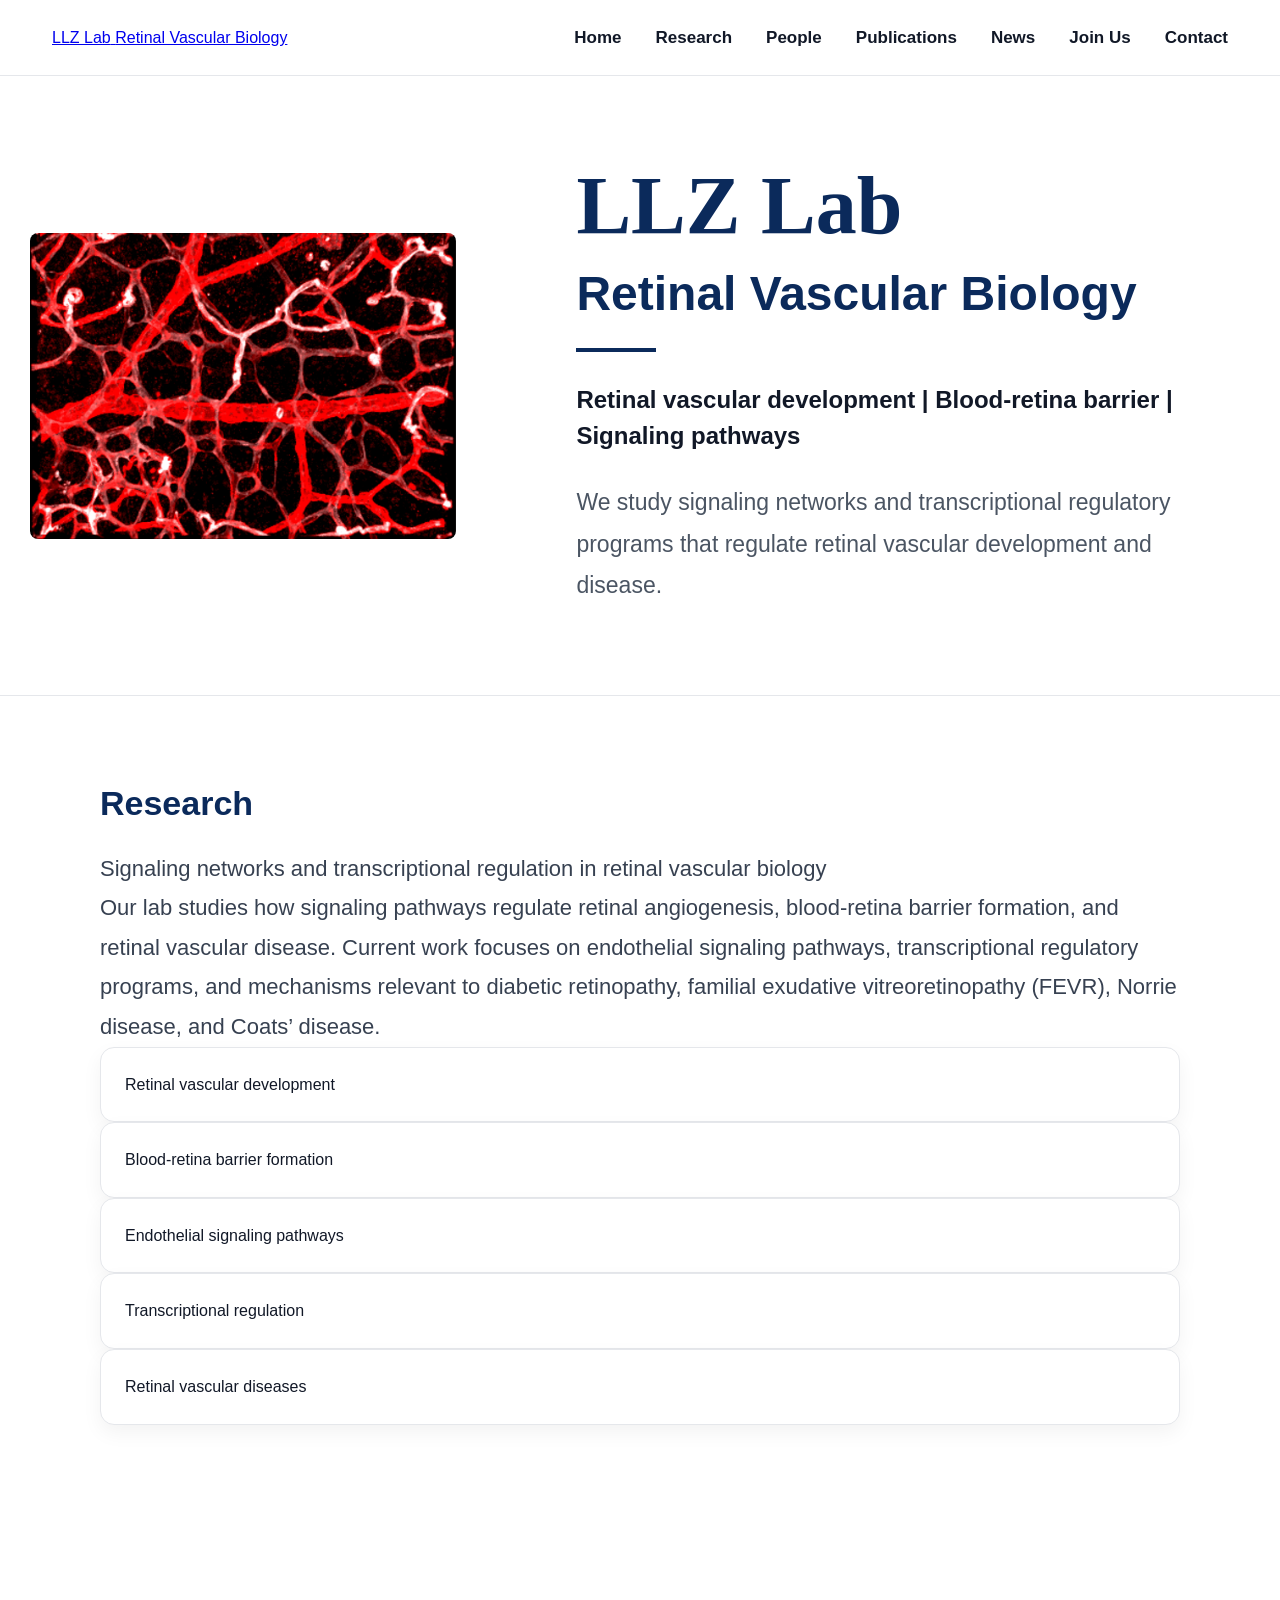
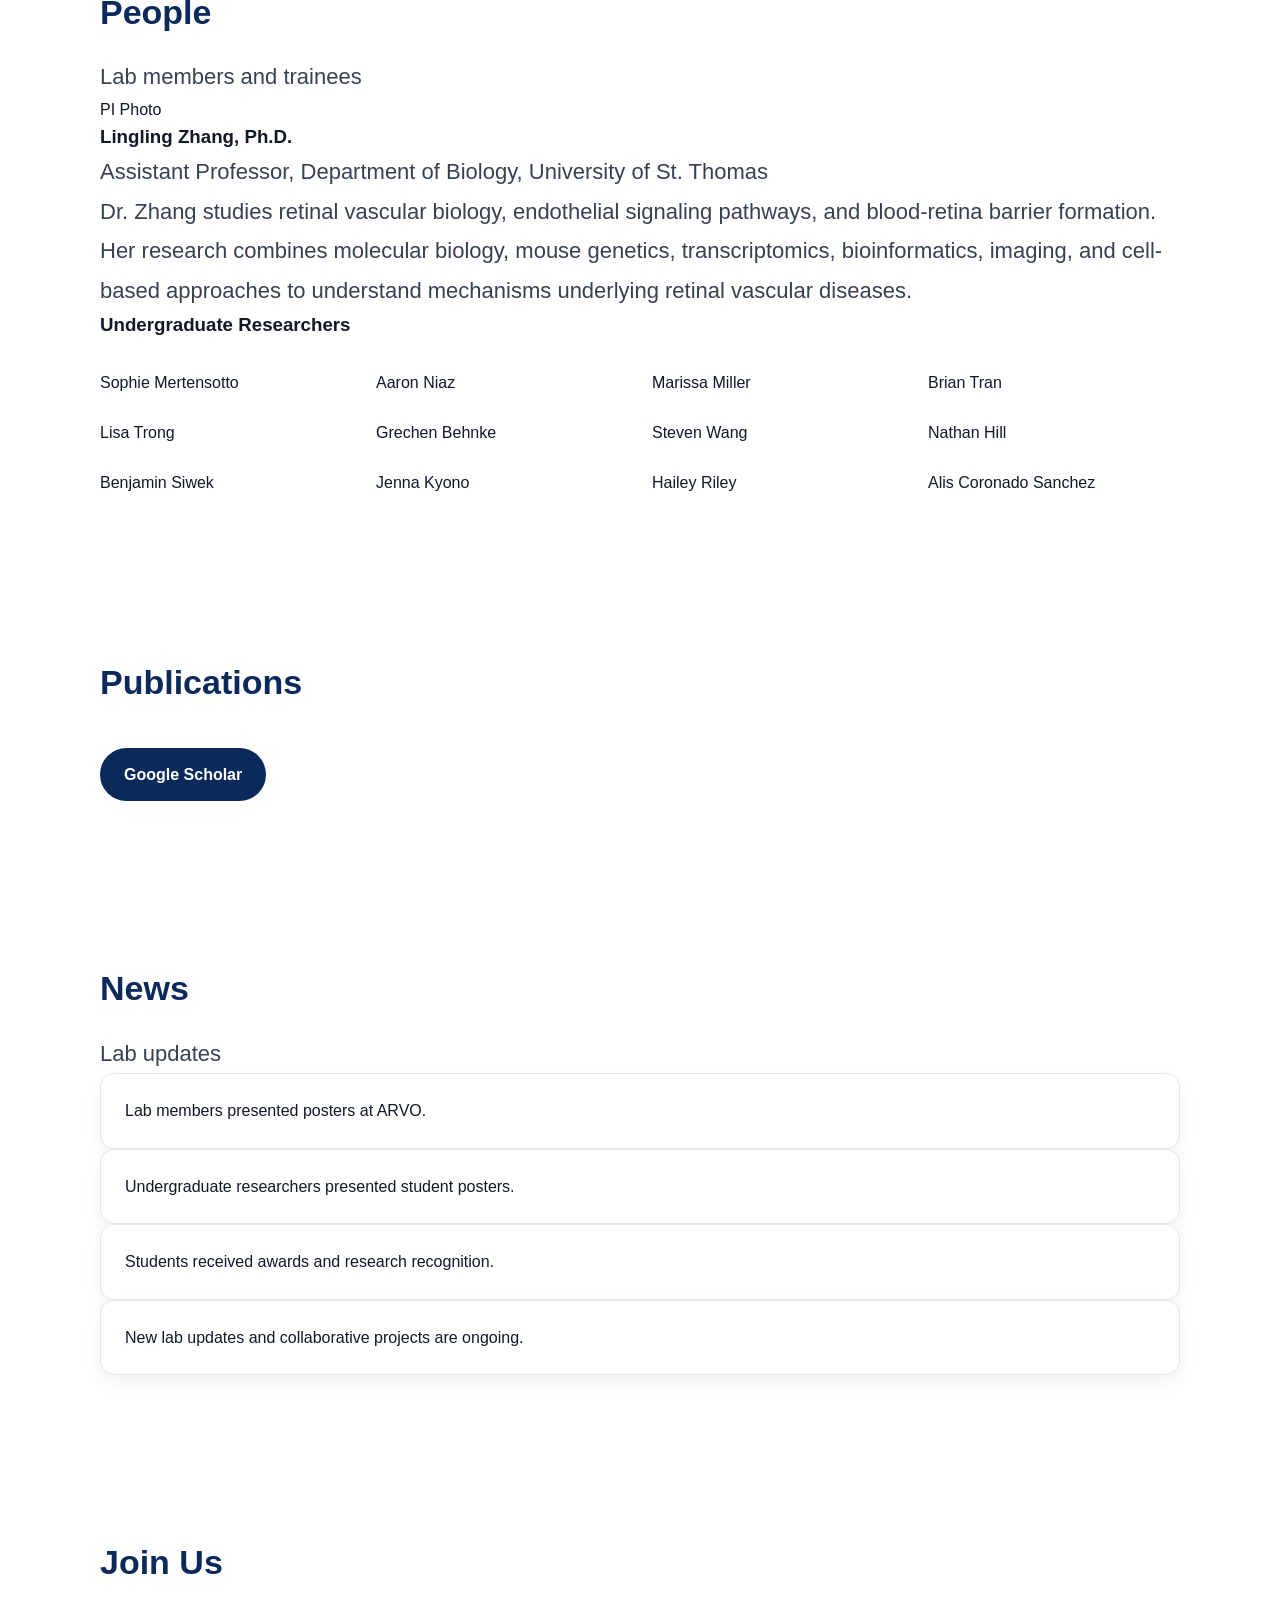
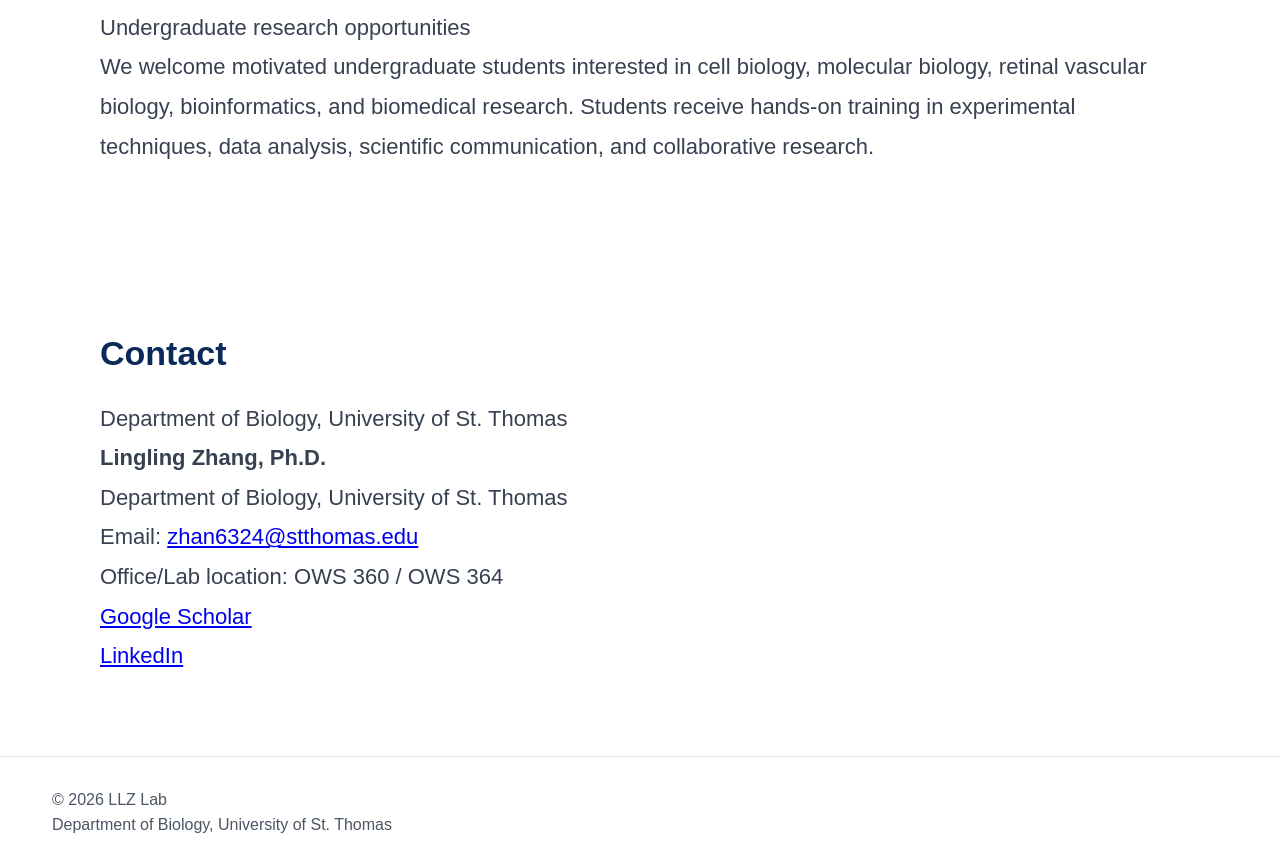
<file: index.html>
<!DOCTYPE html>
<html lang="en">
<head>
  <meta charset="UTF-8" />
  <meta name="viewport" content="width=device-width, initial-scale=1.0" />
  <title>LLZ Lab | Retinal Vascular Biology</title>
  <meta name="description" content="LLZ Lab studies retinal vascular development, blood-retina barrier formation, and signaling pathways regulating retinal vascular diseases." />
  <link rel="stylesheet" href="style.css" />
</head>
<body>
  <header class="site-header">
    <a class="brand" href="#home" aria-label="LLZ Lab home">
      <span class="brand-title">LLZ Lab</span>
      <span class="brand-subtitle">Retinal Vascular Biology</span>
    </a>
    <nav class="nav" aria-label="Main navigation">
      <a href="#home">Home</a>
      <a href="#research">Research</a>
      <a href="#people">People</a>
      <a href="#publications">Publications</a>
      <a href="#news">News</a>
      <a href="#join">Join Us</a>
      <a href="#contact">Contact</a>
    </nav>
  </header>

  <main>
    <section id="home" class="hero">
      <div class="hero-image-wrap">
        <img src="retinal-vascular-image.png" alt="Retinal vascular imaging" class="hero-image" />
      </div>
      <div class="hero-content">
        <p class="eyebrow">University of St. Thomas</p>
        <h1>LLZ Lab</h1>
        <h2>Retinal Vascular Biology</h2>
        <div class="rule"></div>
        <p class="tagline">Retinal vascular development | Blood-retina barrier | Signaling pathways</p>
        <p class="mission">We study signaling networks and transcriptional regulatory programs that regulate retinal vascular development and disease.</p>
      </div>
    </section>

    <section id="research" class="section">
      <div class="section-header">
        <h2>Research</h2>
        <p>Signaling networks and transcriptional regulation in retinal vascular biology</p>
      </div>
      <p class="section-text">Our lab studies how signaling pathways regulate retinal angiogenesis, blood-retina barrier formation, and retinal vascular disease. Current work focuses on endothelial signaling pathways, transcriptional regulatory programs, and mechanisms relevant to diabetic retinopathy, familial exudative vitreoretinopathy (FEVR), Norrie disease, and Coats’ disease.</p>
      <div class="cards two-col">
        <article class="card">Retinal vascular development</article>
        <article class="card">Blood-retina barrier formation</article>
        <article class="card">Endothelial signaling pathways</article>
        <article class="card">Transcriptional regulation</article>
        <article class="card">Retinal vascular diseases</article>
      </div>
    </section>

    <section id="people" class="section alt">
      <div class="section-header">
        <h2>People</h2>
        <p>Lab members and trainees</p>
      </div>
      <article class="pi-card">
        <div class="photo-placeholder">PI Photo</div>
        <div>
          <h3>Lingling Zhang, Ph.D.</h3>
          <p class="role">Assistant Professor, Department of Biology, University of St. Thomas</p>
          <p>Dr. Zhang studies retinal vascular biology, endothelial signaling pathways, and blood-retina barrier formation. Her research combines molecular biology, mouse genetics, transcriptomics, bioinformatics, imaging, and cell-based approaches to understand mechanisms underlying retinal vascular diseases.</p>
        </div>
      </article>
      <h3 class="subsection-title">Undergraduate Researchers</h3>
      <div class="people-grid">
        <div class="person">Sophie Mertensotto</div>
        <div class="person">Aaron Niaz</div>
        <div class="person">Marissa Miller</div>
        <div class="person">Brian Tran</div>
        <div class="person">Lisa Trong</div>
        <div class="person">Grechen Behnke</div>
        <div class="person">Steven Wang</div>
        <div class="person">Nathan Hill</div>
        <div class="person">Benjamin Siwek</div>
        <div class="person">Jenna Kyono</div>
        <div class="person">Hailey Riley</div>
        <div class="person">Alis Coronado Sanchez</div>
      </div>
    </section>

    <section id="publications" class="section">
      <div class="section-header">
        <h2>Publications</h2>
      </div>
      <a class="button" href="https://scholar.google.com/citations?user=-zM5AM4AAAAJ&hl=en" target="_blank" rel="noopener noreferrer">Google Scholar</a>
    </section>

    <section id="news" class="section alt">
      <div class="section-header">
        <h2>News</h2>
        <p>Lab updates</p>
      </div>
      <div class="cards two-col">
        <article class="card">Lab members presented posters at ARVO.</article>
        <article class="card">Undergraduate researchers presented student posters.</article>
        <article class="card">Students received awards and research recognition.</article>
        <article class="card">New lab updates and collaborative projects are ongoing.</article>
      </div>
    </section>

    <section id="join" class="section">
      <div class="section-header">
        <h2>Join Us</h2>
        <p>Undergraduate research opportunities</p>
      </div>
      <p class="section-text">We welcome motivated undergraduate students interested in cell biology, molecular biology, retinal vascular biology, bioinformatics, and biomedical research. Students receive hands-on training in experimental techniques, data analysis, scientific communication, and collaborative research.</p>
    </section>

    <section id="contact" class="section contact-section">
      <div class="section-header">
        <h2>Contact</h2>
        <p>Department of Biology, University of St. Thomas</p>
      </div>
      <div class="contact-box">
        <p><strong>Lingling Zhang, Ph.D.</strong></p>
        <p>Department of Biology, University of St. Thomas</p>
        <p>Email: <a href="mailto:zhan6324@stthomas.edu">zhan6324@stthomas.edu</a></p>
        <p>Office/Lab location: OWS 360 / OWS 364</p>
        <p><a href="https://scholar.google.com/citations?user=-zM5AM4AAAAJ&hl=en" target="_blank" rel="noopener noreferrer">Google Scholar</a></p>
        <p><a href="https://www.linkedin.com/in/lingling-zhang-99877634/" target="_blank" rel="noopener noreferrer">LinkedIn</a></p>
      </div>
    </section>
  </main>

  <footer class="footer">
    <p>© 2026 LLZ Lab</p>
    <p>Department of Biology, University of St. Thomas</p>
  </footer>
</body>
</html>
</file>
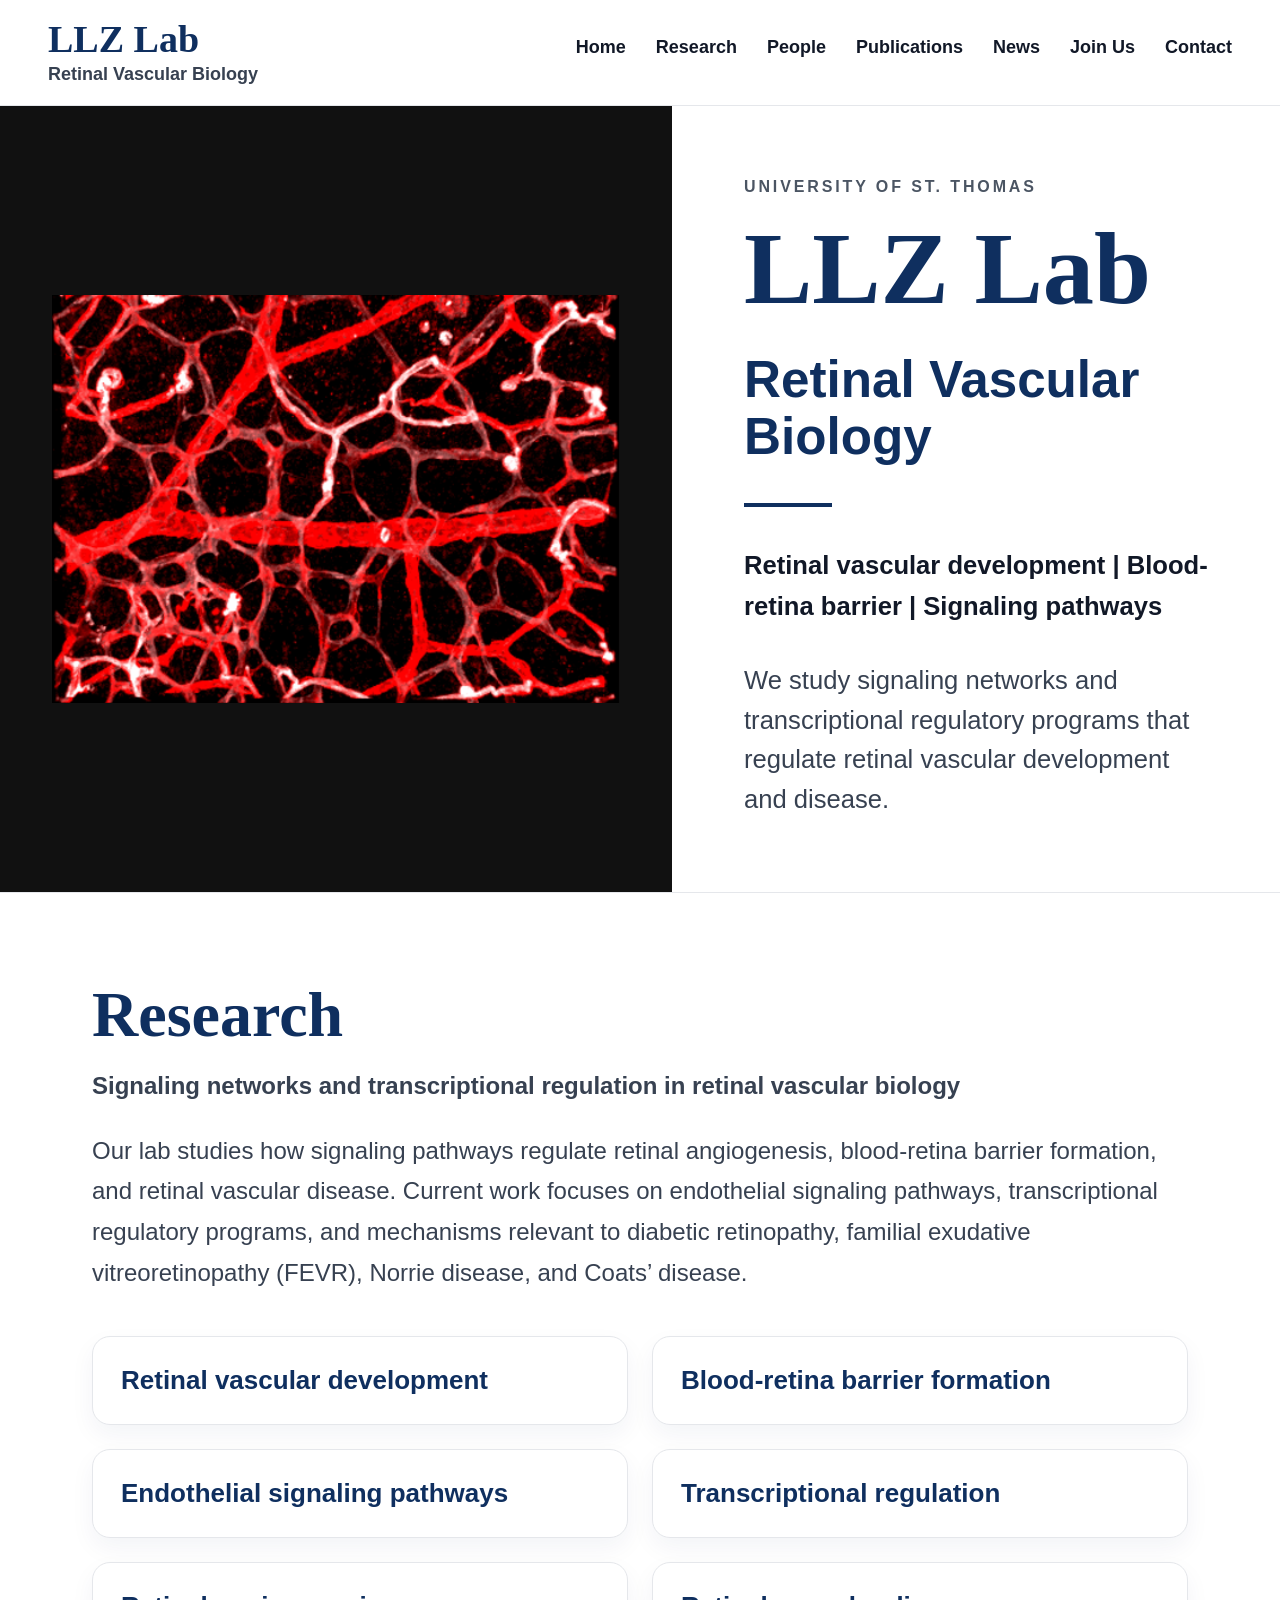
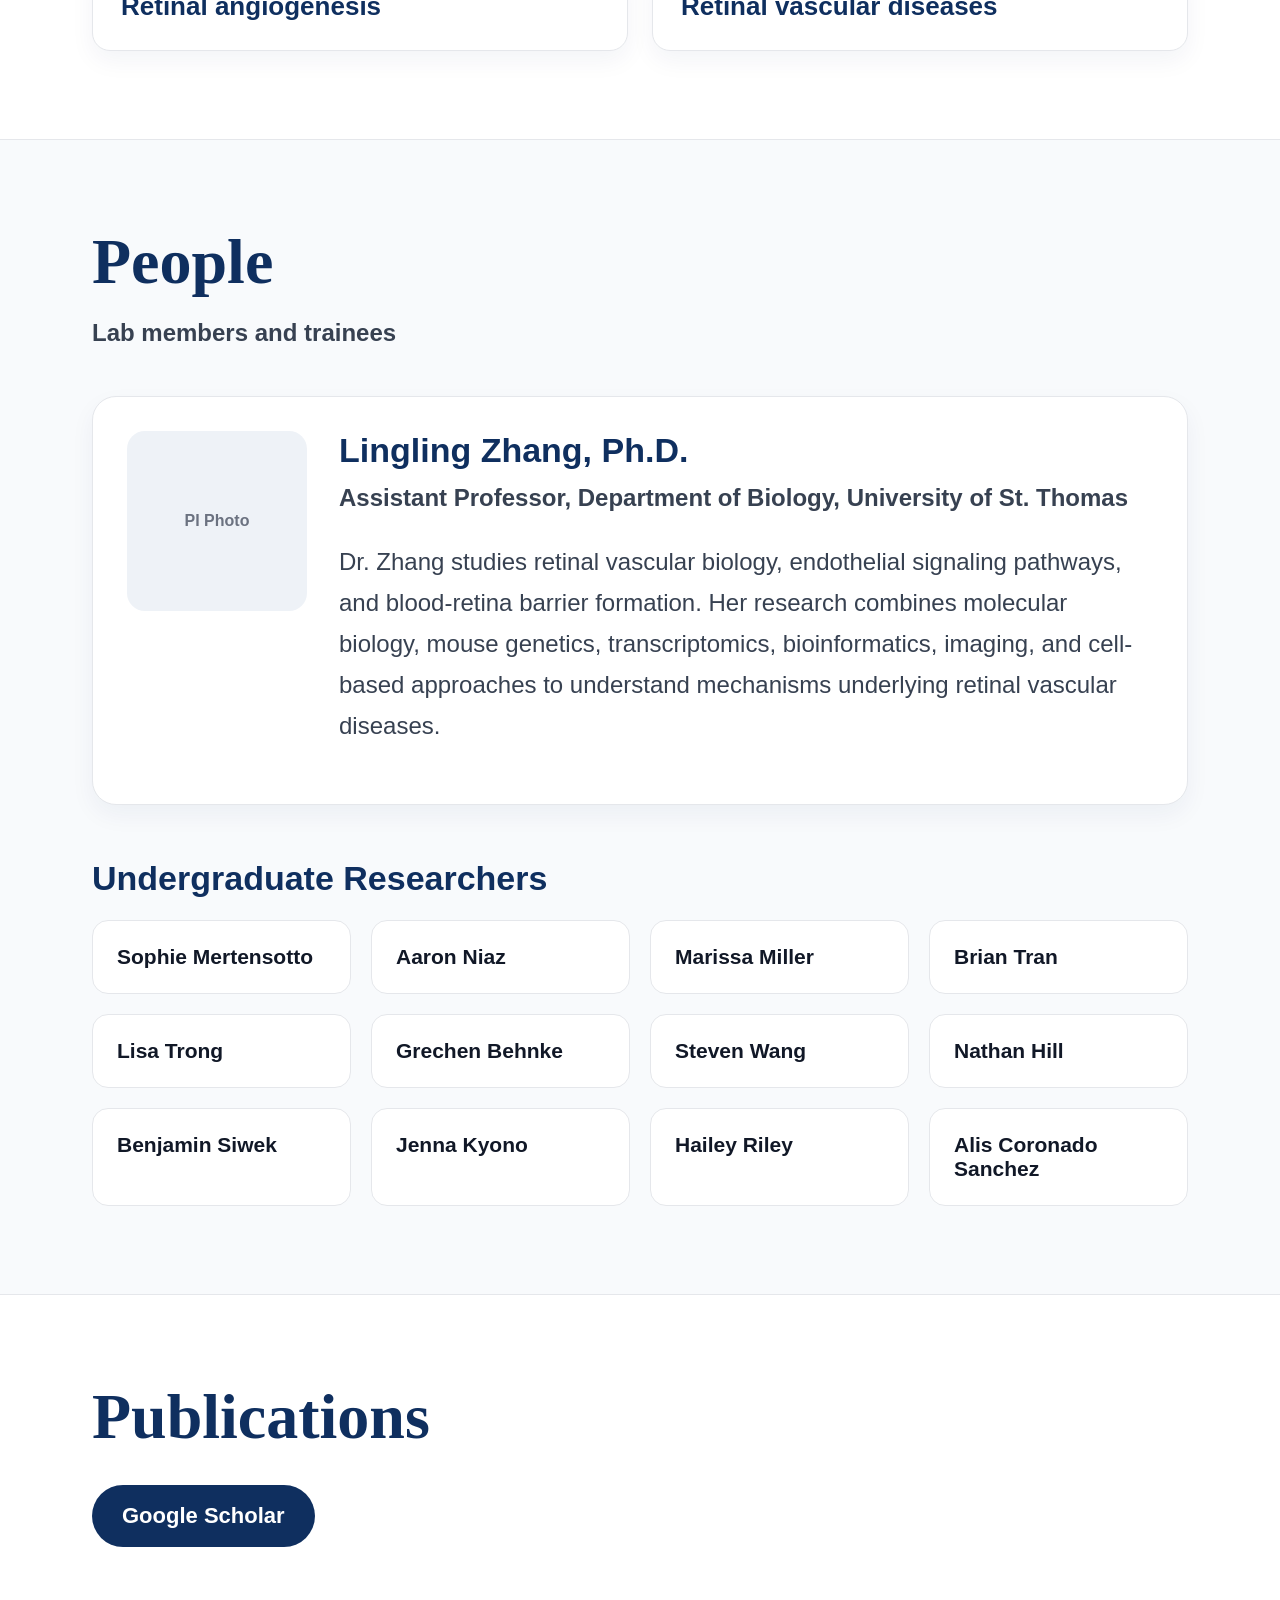
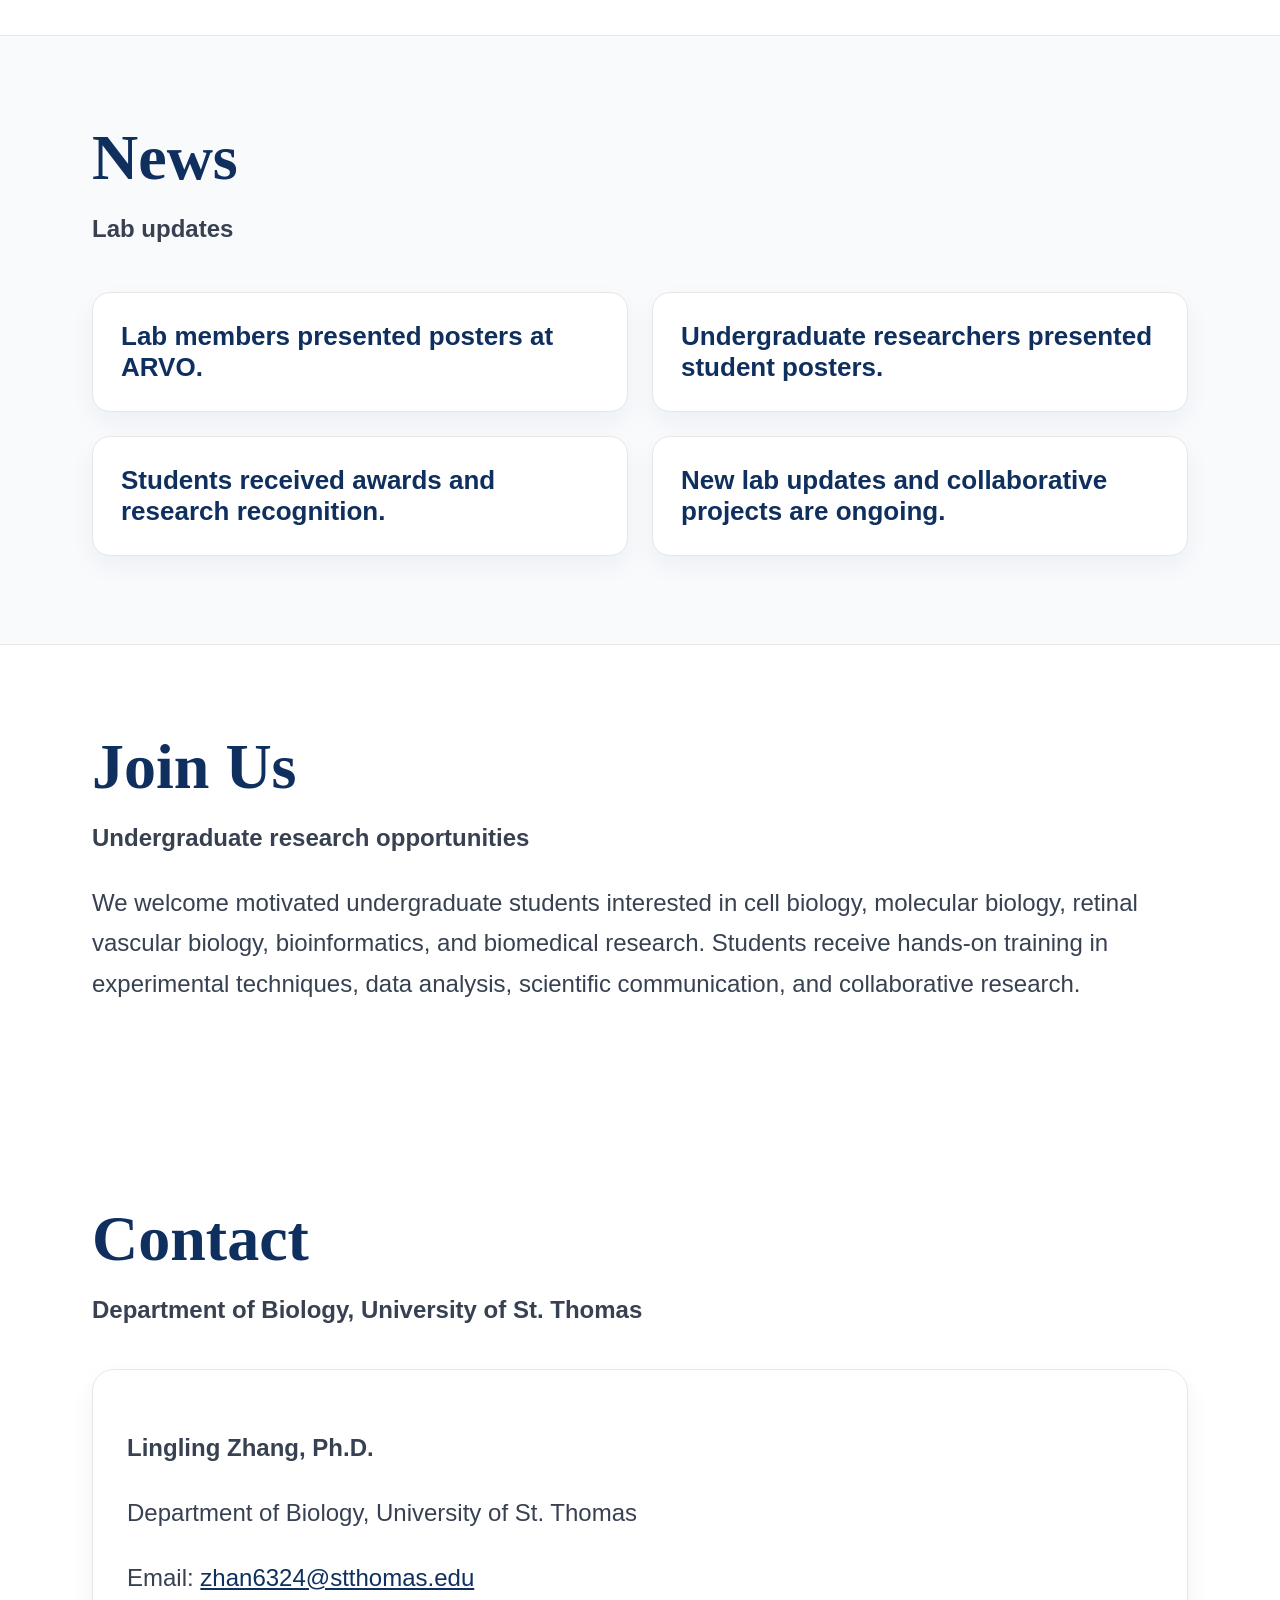
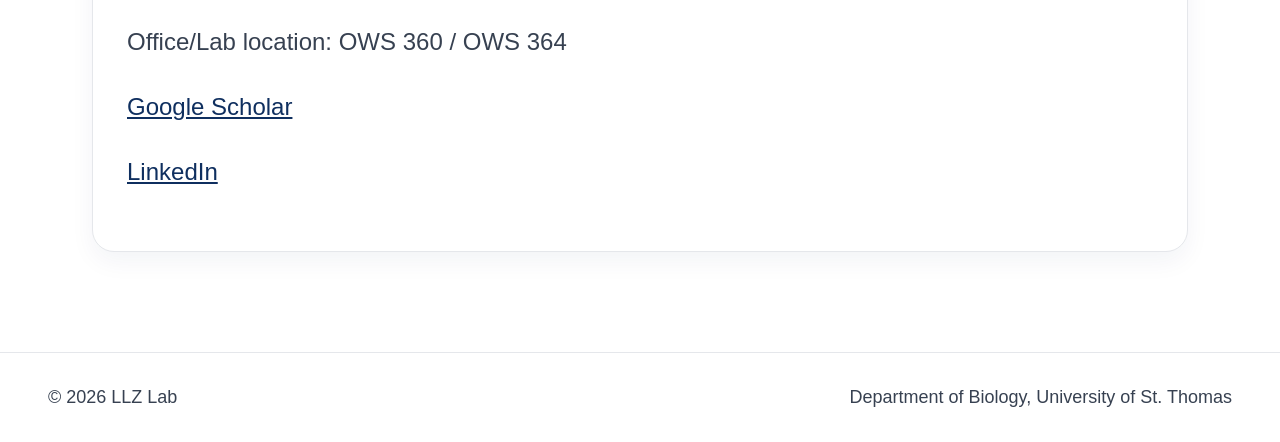
<file: llz-lab-website/index.html>
<!DOCTYPE html>
<html lang="en">
<head>
  <meta charset="UTF-8" />
  <meta name="viewport" content="width=device-width, initial-scale=1.0" />
  <title>LLZ Lab | Retinal Vascular Biology</title>
  <meta name="description" content="LLZ Lab studies retinal vascular development, blood-retina barrier formation, and signaling pathways regulating retinal vascular diseases." />
  <link rel="stylesheet" href="style.css" />
</head>
<body>
  <header class="site-header">
    <a class="brand" href="#home" aria-label="LLZ Lab home">
      <span class="brand-title">LLZ Lab</span>
      <span class="brand-subtitle">Retinal Vascular Biology</span>
    </a>
    <nav class="nav" aria-label="Main navigation">
      <a href="#home">Home</a>
      <a href="#research">Research</a>
      <a href="#people">People</a>
      <a href="#publications">Publications</a>
      <a href="#news">News</a>
      <a href="#join">Join Us</a>
      <a href="#contact">Contact</a>
    </nav>
  </header>

  <main>
    <section id="home" class="hero">
      <div class="hero-image-wrap">
        <img src="images/retinal-vascular-image.png" alt="Retinal vascular imaging" class="hero-image" />
      </div>
      <div class="hero-content">
        <p class="eyebrow">University of St. Thomas</p>
        <h1>LLZ Lab</h1>
        <h2>Retinal Vascular Biology</h2>
        <div class="rule"></div>
        <p class="tagline">Retinal vascular development | Blood-retina barrier | Signaling pathways</p>
        <p class="mission">We study signaling networks and transcriptional regulatory programs that regulate retinal vascular development and disease.</p>
      </div>
    </section>

    <section id="research" class="section">
      <div class="section-header">
        <h2>Research</h2>
        <p>Signaling networks and transcriptional regulation in retinal vascular biology</p>
      </div>
      <p class="section-text">Our lab studies how signaling pathways regulate retinal angiogenesis, blood-retina barrier formation, and retinal vascular disease. Current work focuses on endothelial signaling pathways, transcriptional regulatory programs, and mechanisms relevant to diabetic retinopathy, familial exudative vitreoretinopathy (FEVR), Norrie disease, and Coats’ disease.</p>
      <div class="cards two-col">
        <article class="card">Retinal vascular development</article>
        <article class="card">Blood-retina barrier formation</article>
        <article class="card">Endothelial signaling pathways</article>
        <article class="card">Transcriptional regulation</article>
        <article class="card">Retinal angiogenesis</article>
        <article class="card">Retinal vascular diseases</article>
      </div>
    </section>

    <section id="people" class="section alt">
      <div class="section-header">
        <h2>People</h2>
        <p>Lab members and trainees</p>
      </div>
      <article class="pi-card">
        <div class="photo-placeholder">PI Photo</div>
        <div>
          <h3>Lingling Zhang, Ph.D.</h3>
          <p class="role">Assistant Professor, Department of Biology, University of St. Thomas</p>
          <p>Dr. Zhang studies retinal vascular biology, endothelial signaling pathways, and blood-retina barrier formation. Her research combines molecular biology, mouse genetics, transcriptomics, bioinformatics, imaging, and cell-based approaches to understand mechanisms underlying retinal vascular diseases.</p>
        </div>
      </article>
      <h3 class="subsection-title">Undergraduate Researchers</h3>
      <div class="people-grid">
        <div class="person">Sophie Mertensotto</div>
        <div class="person">Aaron Niaz</div>
        <div class="person">Marissa Miller</div>
        <div class="person">Brian Tran</div>
        <div class="person">Lisa Trong</div>
        <div class="person">Grechen Behnke</div>
        <div class="person">Steven Wang</div>
        <div class="person">Nathan Hill</div>
        <div class="person">Benjamin Siwek</div>
        <div class="person">Jenna Kyono</div>
        <div class="person">Hailey Riley</div>
        <div class="person">Alis Coronado Sanchez</div>
      </div>
    </section>

    <section id="publications" class="section">
      <div class="section-header">
        <h2>Publications</h2>
      </div>
      <a class="button" href="https://scholar.google.com/citations?user=-zM5AM4AAAAJ&hl=en" target="_blank" rel="noopener noreferrer">Google Scholar</a>
    </section>

    <section id="news" class="section alt">
      <div class="section-header">
        <h2>News</h2>
        <p>Lab updates</p>
      </div>
      <div class="cards two-col">
        <article class="card">Lab members presented posters at ARVO.</article>
        <article class="card">Undergraduate researchers presented student posters.</article>
        <article class="card">Students received awards and research recognition.</article>
        <article class="card">New lab updates and collaborative projects are ongoing.</article>
      </div>
    </section>

    <section id="join" class="section">
      <div class="section-header">
        <h2>Join Us</h2>
        <p>Undergraduate research opportunities</p>
      </div>
      <p class="section-text">We welcome motivated undergraduate students interested in cell biology, molecular biology, retinal vascular biology, bioinformatics, and biomedical research. Students receive hands-on training in experimental techniques, data analysis, scientific communication, and collaborative research.</p>
    </section>

    <section id="contact" class="section contact-section">
      <div class="section-header">
        <h2>Contact</h2>
        <p>Department of Biology, University of St. Thomas</p>
      </div>
      <div class="contact-box">
        <p><strong>Lingling Zhang, Ph.D.</strong></p>
        <p>Department of Biology, University of St. Thomas</p>
        <p>Email: <a href="mailto:zhan6324@stthomas.edu">zhan6324@stthomas.edu</a></p>
        <p>Office/Lab location: OWS 360 / OWS 364</p>
        <p><a href="https://scholar.google.com/citations?user=-zM5AM4AAAAJ&hl=en" target="_blank" rel="noopener noreferrer">Google Scholar</a></p>
        <p><a href="https://www.linkedin.com/in/lingling-zhang-99877634/" target="_blank" rel="noopener noreferrer">LinkedIn</a></p>
      </div>
    </section>
  </main>

  <footer class="footer">
    <p>© 2026 LLZ Lab</p>
    <p>Department of Biology, University of St. Thomas</p>
  </footer>
</body>
</html>
</file>
<file: style.css>
* {
  margin: 0;
  padding: 0;
  box-sizing: border-box;
  }

body {
font-family: Arial, Helvetica, sans-serif;
background: #ffffff;
color: #111827;
line-height: 1.6;
}

/* =========================
Header
========================= */

header {
display: flex;
justify-content: space-between;
align-items: center;
padding: 24px 52px;
border-bottom: 1px solid #e5e7eb;
background: white;
}

.logo h1 {
font-family: Georgia, serif;
font-size: 42px;
color: #0b2a5b;
margin-bottom: 4px;
}

.logo p {
font-size: 18px;
color: #374151;
font-weight: 600;
}

nav {
display: flex;
gap: 34px;
}

nav a {
text-decoration: none;
color: #111827;
font-size: 17px;
font-weight: 700;
}

nav a:hover {
color: #0b2a5b;
}

/* =========================
Homepage Hero
========================= */

.hero {
display: grid;
grid-template-columns: 38% 62%;
min-height: 620px;
border-bottom: 1px solid #e5e7eb;
}

.hero-image-wrap {
display: flex;
justify-content: center;
align-items: center;
background: white;
padding: 30px;
}

.hero-image {
width: 100%;
max-width: 460px;
height: auto;
border-radius: 8px;
object-fit: contain;
}

.hero-content {
display: flex;
flex-direction: column;
justify-content: center;
padding: 70px 90px;
}

.eyebrow {
display: none;
}

.hero-content h1 {
font-family: Georgia, serif;
font-size: 82px;
line-height: 1;
color: #0b2a5b;
margin-bottom: 18px;
}

.hero-content h2 {
font-size: 48px;
line-height: 1.2;
color: #0b2a5b;
margin-bottom: 26px;
}

.rule {
width: 80px;
height: 4px;
background: #0b2a5b;
margin-bottom: 30px;
}

.tagline {
font-size: 24px;
font-weight: 700;
color: #111827;
line-height: 1.5;
margin-bottom: 28px;
}

.mission {
font-size: 23px;
line-height: 1.8;
color: #4b5563;
max-width: 850px;
}

/* =========================
General Sections
========================= */

main section:not(#home) {
max-width: 1200px;
margin: auto;
padding: 80px 60px;
}

main section h1 {
font-family: Georgia, serif;
font-size: 56px;
color: #0b2a5b;
margin-bottom: 24px;
}

main section h2 {
font-size: 34px;
color: #0b2a5b;
margin-bottom: 18px;
}

main section p,
main section li {
font-size: 22px;
color: #374151;
line-height: 1.8;
}

/* =========================
Research Cards
========================= */

.card-grid {
display: grid;
grid-template-columns: repeat(auto-fit, minmax(260px, 1fr));
gap: 24px;
margin-top: 30px;
}

.card {
border: 1px solid #e5e7eb;
border-radius: 14px;
padding: 24px;
background: white;
box-shadow: 0 8px 20px rgba(0,0,0,0.05);
}

.card h3 {
color: #0b2a5b;
margin-bottom: 10px;
}

/* =========================
People
========================= */

.people-grid {
display: grid;
grid-template-columns: repeat(auto-fit, minmax(220px, 1fr));
gap: 24px;
margin-top: 30px;
}

.person-card {
border: 1px solid #e5e7eb;
border-radius: 14px;
padding: 20px;
text-align: center;
background: white;
}

.person-photo {
width: 100%;
aspect-ratio: 1;
background: #f3f4f6;
border-radius: 10px;
margin-bottom: 15px;
}

.person-name {
font-size: 20px;
font-weight: 700;
}

/* =========================
Buttons
========================= */

.button,
.scholar-button {
display: inline-block;
padding: 14px 24px;
background: #0b2a5b;
color: white;
text-decoration: none;
border-radius: 999px;
font-weight: 700;
margin-top: 20px;
}

.button:hover,
.scholar-button:hover {
background: #123a75;
}

/* =========================
Footer
========================= */

footer {
border-top: 1px solid #e5e7eb;
padding: 30px 52px;
color: #4b5563;
font-size: 16px;
background: white;
}

footer a {
color: #0b2a5b;
text-decoration: none;
}

footer a:hover {
text-decoration: underline;
}

/* =========================
Mobile
========================= */

@media (max-width: 900px) {

header {
flex-direction: column;
align-items: flex-start;
gap: 18px;
}

nav {
flex-wrap: wrap;
gap: 18px;
}

.hero {
grid-template-columns: 1fr;
}

.hero-image-wrap {
padding: 20px;
}

.hero-image {
max-width: 500px;
}

.hero-content {
padding: 40px;
}

.hero-content h1 {
font-size: 56px;
}

.hero-content h2 {
font-size: 36px;
}

.tagline {
font-size: 20px;
}

.mission {
font-size: 19px;
}

main section:not(#home) {
padding: 50px 30px;
}
</file>
<file: llz-lab-website/style.css>
:root {
  --blue: #0f2f5f;
  --blue-dark: #081d3d;
  --text: #111827;
  --muted: #4b5563;
  --line: #e5e7eb;
  --soft: #f8fafc;
}

* { box-sizing: border-box; }
html { scroll-behavior: smooth; }
body {
  margin: 0;
  font-family: Arial, Helvetica, sans-serif;
  color: var(--text);
  background: white;
}

.site-header {
  position: sticky;
  top: 0;
  z-index: 10;
  display: flex;
  align-items: center;
  justify-content: space-between;
  gap: 24px;
  padding: 20px 48px;
  background: rgba(255, 255, 255, 0.96);
  border-bottom: 1px solid var(--line);
  backdrop-filter: blur(8px);
}

.brand { text-decoration: none; color: inherit; }
.brand-title {
  display: block;
  font-family: Georgia, 'Times New Roman', serif;
  font-size: 38px;
  font-weight: 700;
  color: var(--blue);
  line-height: 1;
}
.brand-subtitle {
  display: block;
  margin-top: 6px;
  font-size: 18px;
  font-weight: 600;
  color: #374151;
}

.nav { display: flex; gap: 30px; align-items: center; flex-wrap: wrap; }
.nav a {
  color: #111827;
  font-size: 18px;
  font-weight: 700;
  text-decoration: none;
  border-bottom: 3px solid transparent;
  padding-bottom: 8px;
}
.nav a:hover { color: var(--blue); border-bottom-color: var(--blue); }

.hero {
  display: grid;
  grid-template-columns: 1.05fr 0.95fr;
  min-height: 720px;
  border-bottom: 1px solid var(--line);
}
.hero-image-wrap {
  display: flex;
  align-items: center;
  justify-content: center;
  padding: 52px;
  background: #111;
  overflow: hidden;
}
.hero-image {
  width: 100%;
  height: auto;
  max-height: 640px;
  object-fit: contain;
  display: block;
}
.hero-content {
  display: flex;
  flex-direction: column;
  justify-content: center;
  padding: 72px;
  background: #fff;
}
.eyebrow {
  margin: 0 0 22px;
  font-size: 16px;
  letter-spacing: 0.18em;
  text-transform: uppercase;
  font-weight: 800;
  color: var(--muted);
}
.hero h1 {
  margin: 0;
  font-family: Georgia, 'Times New Roman', serif;
  color: var(--blue);
  font-size: clamp(62px, 8vw, 104px);
  line-height: 1;
}
.hero h2 {
  margin: 32px 0 0;
  color: var(--blue);
  font-size: clamp(34px, 4vw, 54px);
  line-height: 1.1;
}
.rule { width: 88px; height: 4px; background: var(--blue); margin-top: 38px; }
.tagline {
  margin: 38px 0 0;
  font-size: clamp(22px, 2vw, 28px);
  font-weight: 700;
  line-height: 1.6;
}
.mission {
  margin: 34px 0 0;
  max-width: 820px;
  color: #374151;
  font-size: clamp(22px, 2vw, 28px);
  line-height: 1.55;
}

.section {
  max-width: 1180px;
  margin: 0 auto;
  padding: 88px 42px;
}
.alt {
  max-width: none;
  padding-left: calc((100% - 1180px) / 2 + 42px);
  padding-right: calc((100% - 1180px) / 2 + 42px);
  background: var(--soft);
  border-top: 1px solid var(--line);
  border-bottom: 1px solid var(--line);
}
.section-header h2 {
  margin: 0;
  font-family: Georgia, 'Times New Roman', serif;
  font-size: clamp(44px, 5vw, 68px);
  line-height: 1.05;
  color: var(--blue);
}
.section-header p {
  margin: 18px 0 0;
  color: #374151;
  font-size: clamp(24px, 2.5vw, 34px);
  font-weight: 700;
  line-height: 1.25;
}
.section-text, .section p, .pi-card p, .contact-box p {
  font-size: 24px;
  line-height: 1.7;
  color: #374151;
}

.cards { margin-top: 42px; display: grid; gap: 24px; }
.two-col { grid-template-columns: repeat(2, minmax(0, 1fr)); }
.card {
  padding: 28px;
  background: white;
  border: 1px solid var(--line);
  border-radius: 18px;
  box-shadow: 0 10px 25px rgba(15, 47, 95, 0.05);
  font-size: 26px;
  font-weight: 700;
  color: var(--blue);
}

.pi-card {
  display: grid;
  grid-template-columns: 180px 1fr;
  gap: 32px;
  align-items: start;
  margin-top: 42px;
  padding: 34px;
  background: white;
  border: 1px solid var(--line);
  border-radius: 24px;
  box-shadow: 0 10px 25px rgba(15, 47, 95, 0.05);
}
.photo-placeholder {
  display: flex;
  align-items: center;
  justify-content: center;
  width: 180px;
  height: 180px;
  border-radius: 18px;
  background: #eef2f7;
  color: #6b7280;
  font-weight: 700;
}
.pi-card h3, .subsection-title {
  margin: 0;
  font-size: 34px;
  color: var(--blue);
}
.role { margin-top: 8px; font-weight: 700; }
.subsection-title { margin-top: 54px; margin-bottom: 22px; }
.people-grid {
  display: grid;
  grid-template-columns: repeat(4, minmax(0, 1fr));
  gap: 20px;
}
.person {
  padding: 24px;
  background: white;
  border: 1px solid var(--line);
  border-radius: 16px;
  font-size: 21px;
  font-weight: 700;
  color: var(--text);
}

.button {
  display: inline-block;
  margin-top: 34px;
  padding: 18px 30px;
  border-radius: 999px;
  background: var(--blue);
  color: white;
  font-size: 22px;
  font-weight: 700;
  text-decoration: none;
}
.button:hover { background: var(--blue-dark); }

.contact-section { padding-bottom: 100px; }
.contact-box {
  margin-top: 38px;
  padding: 34px;
  border: 1px solid var(--line);
  border-radius: 22px;
  background: white;
  box-shadow: 0 10px 25px rgba(15, 47, 95, 0.05);
}
a { color: var(--blue); }

.footer {
  display: flex;
  justify-content: space-between;
  gap: 24px;
  padding: 34px 48px;
  border-top: 1px solid var(--line);
  color: #374151;
  font-size: 18px;
  flex-wrap: wrap;
}
.footer p { margin: 0; }

@media (max-width: 980px) {
  .site-header { align-items: flex-start; flex-direction: column; padding: 20px 28px; }
  .nav { gap: 18px; }
  .hero { grid-template-columns: 1fr; }
  .hero-image-wrap { padding: 28px; }
  .hero-content { padding: 52px 32px; }
  .two-col, .people-grid { grid-template-columns: 1fr; }
  .pi-card { grid-template-columns: 1fr; }
  .alt { padding-left: 32px; padding-right: 32px; }
}
</file>
